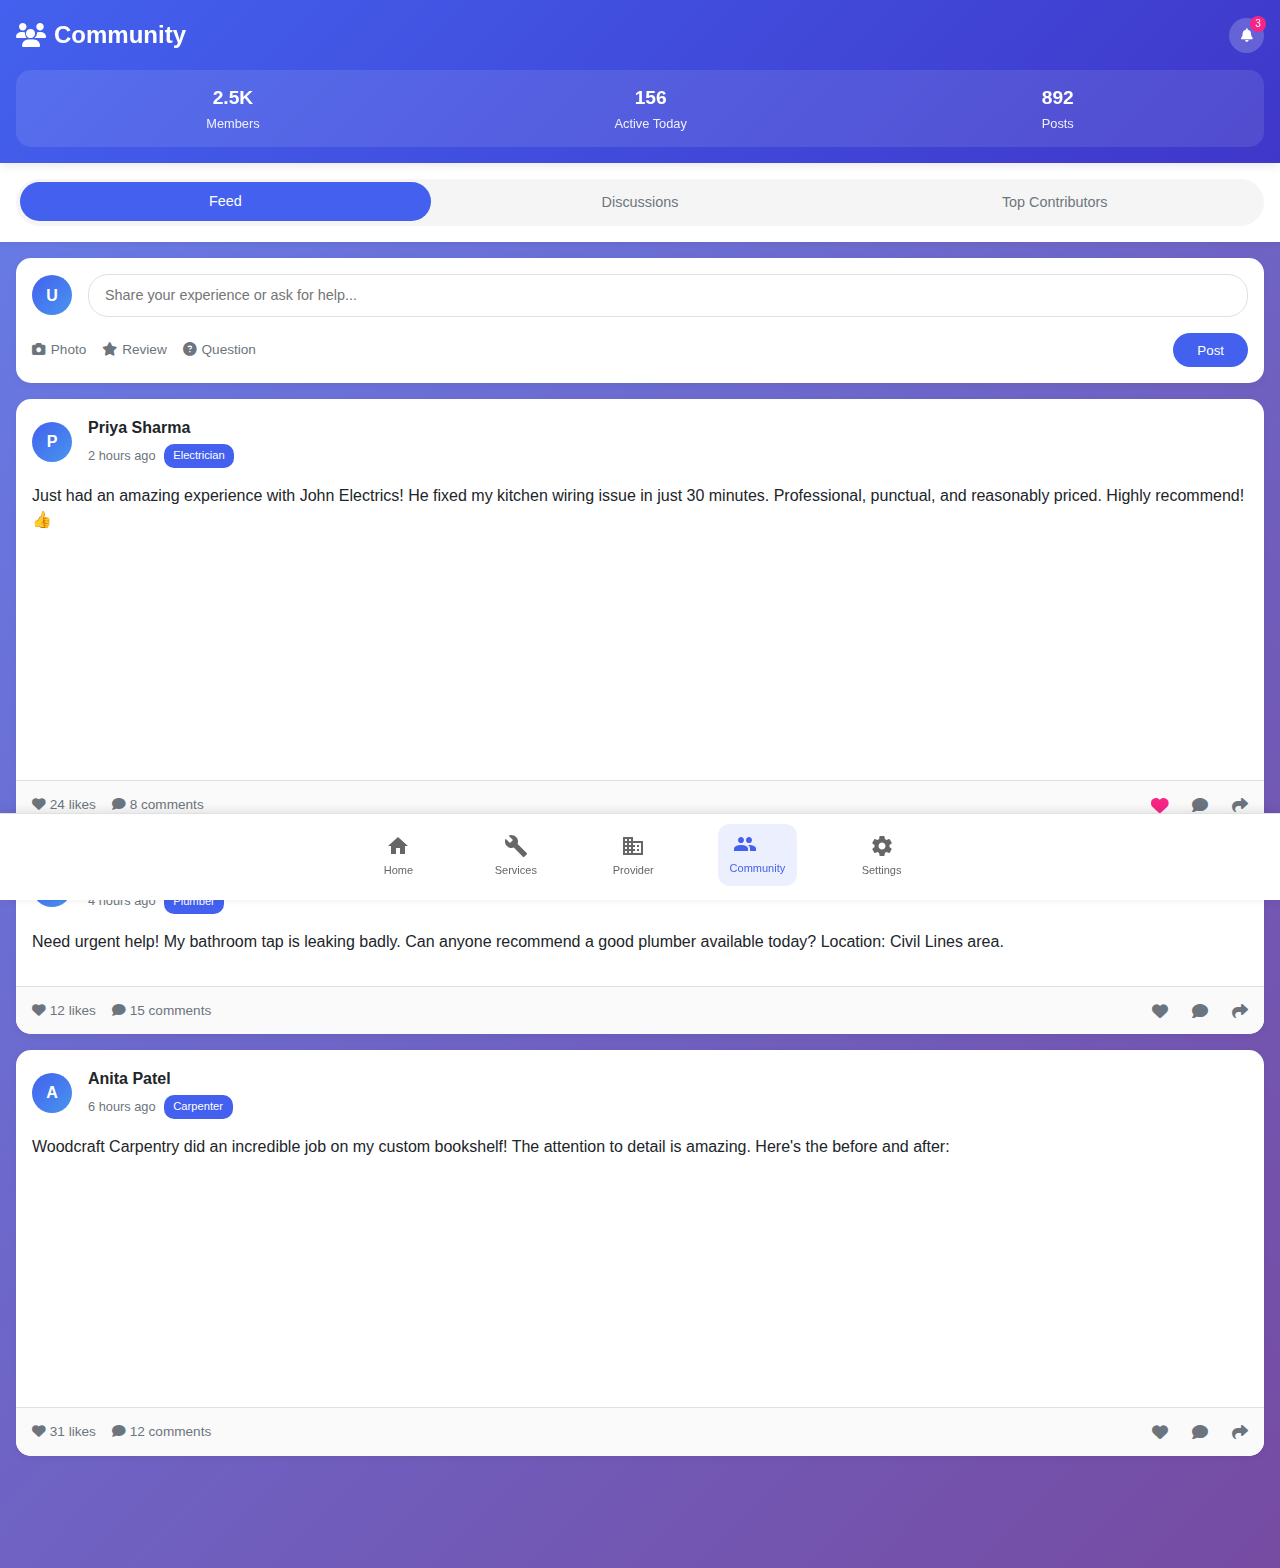
<file: community.html>
<!DOCTYPE html>
<html lang="en">
<head>
  <meta charset="UTF-8">
  <meta name="viewport" content="width=device-width, initial-scale=1.0">
  <title>QuickFix Pro - Community</title>
  <link rel="stylesheet" href="https://cdnjs.cloudflare.com/ajax/libs/font-awesome/6.4.0/css/all.min.css">
  <link href="https://fonts.googleapis.com/icon?family=Material+Icons" rel="stylesheet">

  <style>
    :root {
      --primary: #4361ee;
      --primary-dark: #3a56d4;
      --secondary: #3f37c9;
      --accent: #4895ef;
      --light: #f8f9fa;
      --dark: #212529;
      --success: #4cc9f0;
      --warning: #f72585;
      --danger: #ef233c;
      --gray: #6c757d;
      --light-gray: #f5f5f5;
      --border: #e0e0e0;
    }
    
    * {
      box-sizing: border-box;
      margin: 0;
      padding: 0;
    }
    
    body {
      font-family: 'Segoe UI', Tahoma, Geneva, Verdana, sans-serif;
      line-height: 1.6;
      background: linear-gradient(135deg, #667eea 0%, #764ba2 100%);
      color: var(--dark);
      padding-bottom: 80px;
    }
    
    /* Mobile Header */
    .mobile-header {
      background: linear-gradient(135deg, var(--primary), var(--secondary));
      color: white;
      padding: 1rem;
      position: sticky;
      top: 0;
      z-index: 100;
      box-shadow: 0 2px 10px rgba(0,0,0,0.1);
    }
    
    .header-top {
      display: flex;
      justify-content: space-between;
      align-items: center;
      margin-bottom: 1rem;
    }
    
    .header-title {
      font-size: 1.5rem;
      font-weight: 700;
      display: flex;
      align-items: center;
      gap: 0.5rem;
    }
    
    .notification-btn {
      width: 35px;
      height: 35px;
      border-radius: 50%;
      background: rgba(255,255,255,0.2);
      border: none;
      color: white;
      cursor: pointer;
      display: flex;
      align-items: center;
      justify-content: center;
      position: relative;
    }
    
    .notification-badge {
      position: absolute;
      top: -2px;
      right: -2px;
      background: var(--warning);
      color: white;
      border-radius: 50%;
      width: 16px;
      height: 16px;
      font-size: 10px;
      display: flex;
      align-items: center;
      justify-content: center;
    }
    
    .community-stats {
      display: flex;
      justify-content: space-around;
      background: rgba(255,255,255,0.1);
      border-radius: 15px;
      padding: 0.8rem;
    }
    
    .stat-item {
      text-align: center;
    }
    
    .stat-number {
      font-size: 1.2rem;
      font-weight: bold;
    }
    
    .stat-label {
      font-size: 0.8rem;
      opacity: 0.9;
    }
    
    /* Community Tabs */
    .community-tabs {
      background: white;
      padding: 1rem;
      box-shadow: 0 2px 5px rgba(0,0,0,0.05);
    }
    
    .tab-buttons {
      display: flex;
      background: var(--light-gray);
      border-radius: 25px;
      padding: 4px;
      gap: 4px;
    }
    
    .tab-btn {
      flex: 1;
      padding: 0.7rem 1rem;
      border: none;
      background: transparent;
      border-radius: 20px;
      font-size: 0.9rem;
      font-weight: 500;
      cursor: pointer;
      transition: all 0.3s ease;
      color: var(--gray);
    }
    
    .tab-btn.active {
      background: var(--primary);
      color: white;
      transform: translateY(-1px);
    }
    
    /* Feed Section */
    .feed-section {
      padding: 1rem;
    }
    
    .create-post {
      background: white;
      border-radius: 15px;
      padding: 1rem;
      margin-bottom: 1rem;
      box-shadow: 0 2px 8px rgba(0,0,0,0.05);
    }
    
    .post-input-row {
      display: flex;
      align-items: center;
      gap: 1rem;
      margin-bottom: 1rem;
    }
    
    .user-avatar {
      width: 40px;
      height: 40px;
      border-radius: 50%;
      background: linear-gradient(135deg, var(--primary), var(--accent));
      display: flex;
      align-items: center;
      justify-content: center;
      color: white;
      font-weight: bold;
    }
    
    .post-input {
      flex: 1;
      padding: 0.8rem 1rem;
      border: 1px solid var(--border);
      border-radius: 20px;
      outline: none;
      font-size: 0.9rem;
    }
    
    .post-actions {
      display: flex;
      justify-content: space-between;
      align-items: center;
    }
    
    .post-options {
      display: flex;
      gap: 1rem;
    }
    
    .post-option {
      display: flex;
      align-items: center;
      gap: 0.3rem;
      color: var(--gray);
      font-size: 0.85rem;
      cursor: pointer;
      transition: color 0.3s ease;
    }
    
    .post-option:hover {
      color: var(--primary);
    }
    
    .post-btn {
      background: var(--primary);
      color: white;
      border: none;
      padding: 0.6rem 1.5rem;
      border-radius: 20px;
      font-weight: 500;
      cursor: pointer;
      transition: all 0.3s ease;
    }
    
    .post-btn:hover {
      background: var(--primary-dark);
      transform: translateY(-1px);
    }
    
    /* Post Cards */
    .post-card {
      background: white;
      border-radius: 15px;
      margin-bottom: 1rem;
      box-shadow: 0 2px 8px rgba(0,0,0,0.05);
      overflow: hidden;
      transition: transform 0.3s ease;
    }
    
    .post-card:hover {
      transform: translateY(-2px);
    }
    
    .post-header {
      padding: 1rem;
      display: flex;
      align-items: center;
      gap: 1rem;
    }
    
    .post-user-info {
      flex: 1;
    }
    
    .post-username {
      font-weight: 600;
      color: var(--dark);
      margin-bottom: 0.2rem;
    }
    
    .post-meta {
      font-size: 0.8rem;
      color: var(--gray);
      display: flex;
      align-items: center;
      gap: 0.5rem;
    }
    
    .service-tag {
      background: var(--primary);
      color: white;
      padding: 0.2rem 0.6rem;
      border-radius: 10px;
      font-size: 0.7rem;
      font-weight: 500;
    }
    
    .post-content {
      padding: 0 1rem 1rem;
    }
    
    .post-text {
      margin-bottom: 1rem;
      line-height: 1.5;
    }
    
    .post-image {
      width: 100%;
      height: 200px;
      background-size: cover;
      background-position: center;
      border-radius: 10px;
      margin-bottom: 1rem;
    }
    
    .post-engagement {
      display: flex;
      justify-content: space-between;
      align-items: center;
      padding: 0.8rem 1rem;
      border-top: 1px solid var(--border);
      background: #fafafa;
    }
    
    .engagement-stats {
      display: flex;
      gap: 1rem;
      font-size: 0.85rem;
      color: var(--gray);
    }
    
    .engagement-actions {
      display: flex;
      gap: 1.5rem;
    }
    
    .action-btn {
      background: none;
      border: none;
      color: var(--gray);
      cursor: pointer;
      font-size: 1rem;
      transition: all 0.3s ease;
      display: flex;
      align-items: center;
      gap: 0.3rem;
    }
    
    .action-btn:hover,
    .action-btn.liked {
      color: var(--primary);
      transform: scale(1.1);
    }
    
    .action-btn.liked .fa-heart {
      color: var(--warning);
    }
    
    /* Categories Section */
    .categories-grid {
      display: grid;
      grid-template-columns: repeat(2, 1fr);
      gap: 1rem;
      padding: 1rem;
    }
    
    .category-card {
      background: white;
      border-radius: 15px;
      padding: 1.5rem;
      text-align: center;
      box-shadow: 0 2px 8px rgba(0,0,0,0.05);
      cursor: pointer;
      transition: all 0.3s ease;
    }
    
    .category-card:hover {
      transform: translateY(-3px);
      box-shadow: 0 5px 15px rgba(0,0,0,0.1);
    }
    
    .category-icon {
      font-size: 2.5rem;
      margin-bottom: 0.8rem;
      color: var(--primary);
    }
    
    .category-title {
      font-weight: 600;
      margin-bottom: 0.3rem;
    }
    
    .category-count {
      font-size: 0.85rem;
      color: var(--gray);
    }
    
    /* Leaderboard */
    .leaderboard-section {
      padding: 1rem;
    }
    
    .leaderboard-card {
      background: white;
      border-radius: 15px;
      overflow: hidden;
      box-shadow: 0 2px 8px rgba(0,0,0,0.05);
    }
    
    .leaderboard-header {
      background: linear-gradient(135deg, var(--primary), var(--accent));
      color: white;
      padding: 1rem;
      text-align: center;
    }
    
    .leaderboard-title {
      font-size: 1.2rem;
      font-weight: 600;
      margin-bottom: 0.3rem;
    }
    
    .leaderboard-subtitle {
      font-size: 0.9rem;
      opacity: 0.9;
    }
    
    .leaderboard-list {
      padding: 1rem;
    }
    
    .leaderboard-item {
      display: flex;
      align-items: center;
      padding: 0.8rem 0;
      border-bottom: 1px solid var(--border);
    }
    
    .leaderboard-item:last-child {
      border-bottom: none;
    }
    
    .rank-badge {
      width: 30px;
      height: 30px;
      border-radius: 50%;
      display: flex;
      align-items: center;
      justify-content: center;
      font-weight: bold;
      margin-right: 1rem;
      color: white;
      font-size: 0.85rem;
    }
    
    .rank-1 { background: #ffd700; }
    .rank-2 { background: #c0c0c0; }
    .rank-3 { background: #cd7f32; }
    .rank-other { background: var(--gray); }
    
    .leader-info {
      flex: 1;
    }
    
    .leader-name {
      font-weight: 600;
      margin-bottom: 0.2rem;
    }
    
    .leader-specialty {
      font-size: 0.8rem;
      color: var(--gray);
    }
    
    .leader-points {
      color: var(--primary);
      font-weight: 600;
    }
    
    /* Bottom Navigation */
    .bottom-nav {
      position: fixed;
      bottom: 0;
      left: 0;
      right: 0;
      background: white;
      box-shadow: 0 -2px 10px rgba(0, 0, 0, 0.1);
      z-index: 1000;
      border-top: 1px solid #e0e0e0;
    }
    
    .nav-menu {
      display: flex;
      justify-content: space-around;
      align-items: center;
      padding: 12px 0;
      max-width: 600px;
      margin: 0 auto;
    }
    
    .nav-item {
      display: flex;
      flex-direction: column;
      align-items: center;
      text-decoration: none;
      color: #666;
      padding: 8px 12px;
      border-radius: 12px;
      transition: all 0.3s ease;
      min-width: 65px;
      cursor: pointer;
    }
    
    .nav-item:hover, 
    .nav-item.active {
      color: var(--primary);
      background-color: rgba(67, 97, 238, 0.1);
      transform: translateY(-2px);
    }
    
    .nav-item .material-icons {
      font-size: 24px;
      margin-bottom: 4px;
    }
    
    .nav-label {
      font-size: 11px;
      font-weight: 500;
    }
    
    /* Hide sections initially */
    .tab-content {
      display: none;
    }
    
    .tab-content.active {
      display: block;
    }
    
    /* Responsive adjustments */
    @media (max-width: 360px) {
      .categories-grid {
        grid-template-columns: 1fr;
      }
      
      .tab-btn {
        font-size: 0.8rem;
        padding: 0.6rem 0.8rem;
      }
      
      .nav-item {
        min-width: 50px;
        padding: 6px 8px;
      }
      
      .nav-item .material-icons {
        font-size: 20px;
      }
      
      .nav-label {
        font-size: 10px;
      }
    }

  </style>
</head>
<body>
  <!-- Mobile Header -->
  <header class="mobile-header">
    <div class="header-top">
      <div class="header-title">
        <i class="fas fa-users"></i>
        Community
      </div>
      <button class="notification-btn">
        <i class="fas fa-bell"></i>
        <span class="notification-badge">3</span>
      </button>
    </div>
    <div class="community-stats">
      <div class="stat-item">
        <div class="stat-number">2.5K</div>
        <div class="stat-label">Members</div>
      </div>
      <div class="stat-item">
        <div class="stat-number">156</div>
        <div class="stat-label">Active Today</div>
      </div>
      <div class="stat-item">
        <div class="stat-number">892</div>
        <div class="stat-label">Posts</div>
      </div>
    </div>
  </header>

  <!-- Community Tabs -->
  <section class="community-tabs">
    <div class="tab-buttons">
      <button class="tab-btn active" onclick="switchTab('feed')">Feed</button>
      <button class="tab-btn" onclick="switchTab('discussions')">Discussions</button>
      <button class="tab-btn" onclick="switchTab('leaderboard')">Top Contributors</button>
    </div>
  </section>

  <!-- Feed Tab Content -->
  <div id="feed" class="tab-content active">
    <section class="feed-section">
      <!-- Create Post -->
      <div class="create-post">
        <div class="post-input-row">
          <div class="user-avatar">U</div>
          <input type="text" class="post-input" placeholder="Share your experience or ask for help...">
        </div>
        <div class="post-actions">
          <div class="post-options">
            <div class="post-option">
              <i class="fas fa-camera"></i>
              <span>Photo</span>
            </div>
            <div class="post-option">
              <i class="fas fa-star"></i>
              <span>Review</span>
            </div>
            <div class="post-option">
              <i class="fas fa-question-circle"></i>
              <span>Question</span>
            </div>
          </div>
          <button class="post-btn">Post</button>
        </div>
      </div>

      <!-- Post 1 -->
      <div class="post-card">
        <div class="post-header">
          <div class="user-avatar">P</div>
          <div class="post-user-info">
            <div class="post-username">Priya Sharma</div>
            <div class="post-meta">
              <span>2 hours ago</span>
              <span class="service-tag">Electrician</span>
            </div>
          </div>
        </div>
        <div class="post-content">
          <div class="post-text">
            Just had an amazing experience with John Electrics! He fixed my kitchen wiring issue in just 30 minutes. Professional, punctual, and reasonably priced. Highly recommend! 👍
          </div>
          <div class="post-image" style="background-image: url('https://images.unsplash.com/photo-1621905251189-08b45d6a269e?w=400&h=200&fit=crop');"></div>
        </div>
        <div class="post-engagement">
          <div class="engagement-stats">
            <span><i class="fas fa-heart"></i> 24 likes</span>
            <span><i class="fas fa-comment"></i> 8 comments</span>
          </div>
          <div class="engagement-actions">
            <button class="action-btn liked">
              <i class="fas fa-heart"></i>
            </button>
            <button class="action-btn">
              <i class="fas fa-comment"></i>
            </button>
            <button class="action-btn">
              <i class="fas fa-share"></i>
            </button>
          </div>
        </div>
      </div>

      <!-- Post 2 -->
      <div class="post-card">
        <div class="post-header">
          <div class="user-avatar">R</div>
          <div class="post-user-info">
            <div class="post-username">Rahul Gupta</div>
            <div class="post-meta">
              <span>4 hours ago</span>
              <span class="service-tag">Plumber</span>
            </div>
          </div>
        </div>
        <div class="post-content">
          <div class="post-text">
            Need urgent help! My bathroom tap is leaking badly. Can anyone recommend a good plumber available today? Location: Civil Lines area.
          </div>
        </div>
        <div class="post-engagement">
          <div class="engagement-stats">
            <span><i class="fas fa-heart"></i> 12 likes</span>
            <span><i class="fas fa-comment"></i> 15 comments</span>
          </div>
          <div class="engagement-actions">
            <button class="action-btn">
              <i class="fas fa-heart"></i>
            </button>
            <button class="action-btn">
              <i class="fas fa-comment"></i>
            </button>
            <button class="action-btn">
              <i class="fas fa-share"></i>
            </button>
          </div>
        </div>
      </div>

      <!-- Post 3 -->
      <div class="post-card">
        <div class="post-header">
          <div class="user-avatar">A</div>
          <div class="post-user-info">
            <div class="post-username">Anita Patel</div>
            <div class="post-meta">
              <span>6 hours ago</span>
              <span class="service-tag">Carpenter</span>
            </div>
          </div>
        </div>
        <div class="post-content">
          <div class="post-text">
            Woodcraft Carpentry did an incredible job on my custom bookshelf! The attention to detail is amazing. Here's the before and after:
          </div>
          <div class="post-image" style="background-image: url('https://images.unsplash.com/photo-1586023492125-27b2c045efd7?w=400&h=200&fit=crop');"></div>
        </div>
        <div class="post-engagement">
          <div class="engagement-stats">
            <span><i class="fas fa-heart"></i> 31 likes</span>
            <span><i class="fas fa-comment"></i> 12 comments</span>
          </div>
          <div class="engagement-actions">
            <button class="action-btn">
              <i class="fas fa-heart"></i>
            </button>
            <button class="action-btn">
              <i class="fas fa-comment"></i>
            </button>
            <button class="action-btn">
              <i class="fas fa-share"></i>
            </button>
          </div>
        </div>
      </div>
    </section>
  </div>

  <!-- Discussions Tab Content -->
  <div id="discussions" class="tab-content">
    <section class="categories-grid">
      <div class="category-card">
        <div class="category-icon">
          <i class="fas fa-bolt electrician-color"></i>
        </div>
        <div class="category-title">Electrical Help</div>
        <div class="category-count">124 discussions</div>
      </div>
      
      <div class="category-card">
        <div class="category-icon">
          <i class="fas fa-faucet plumber-color"></i>
        </div>
        <div class="category-title">Plumbing Issues</div>
        <div class="category-count">98 discussions</div>
      </div>
      
      <div class="category-card">
        <div class="category-icon">
          <i class="fas fa-hammer carpenter-color"></i>
        </div>
        <div class="category-title">Carpentry</div>
        <div class="category-count">76 discussions</div>
      </div>
      
      <div class="category-card">
        <div class="category-icon">
          <i class="fas fa-fan ac-repair-color"></i>
        </div>
        <div class="category-title">AC & Cooling</div>
        <div class="category-count">54 discussions</div>
      </div>
      
      <div class="category-card">
        <div class="category-icon">
          <i class="fas fa-book tutor-color"></i>
        </div>
        <div class="category-title">Tutoring</div>
        <div class="category-count">89 discussions</div>
      </div>
      
      <div class="category-card">
        <div class="category-icon">
          <i class="fas fa-spa beautician-color"></i>
        </div>
        <div class="category-title">Beauty Services</div>
        <div class="category-count">67 discussions</div>
      </div>
    </section>
  </div>

  <!-- Leaderboard Tab Content -->
  <div id="leaderboard" class="tab-content">
    <section class="leaderboard-section">
      <div class="leaderboard-card">
        <div class="leaderboard-header">
          <div class="leaderboard-title">Top Contributors</div>
          <div class="leaderboard-subtitle">Most helpful community members this month</div>
        </div>
        <div class="leaderboard-list">
          <div class="leaderboard-item">
            <div class="rank-badge rank-1">1</div>
            <div class="leader-info">
              <div class="leader-name">John Electrics</div>
              <div class="leader-specialty">Electrical Services</div>
            </div>
            <div class="leader-points">1,250 pts</div>
          </div>
          
          <div class="leaderboard-item">
            <div class="rank-badge rank-2">2</div>
            <div class="leader-info">
              <div class="leader-name">Aqua Plumbing</div>
              <div class="leader-specialty">Plumbing Services</div>
            </div>
            <div class="leader-points">980 pts</div>
          </div>
          
          <div class="leaderboard-item">
            <div class="rank-badge rank-3">3</div>
            <div class="leader-info">
              <div class="leader-name">Woodcraft Carpentry</div>
              <div class="leader-specialty">Carpentry</div>
            </div>
            <div class="leader-points">875 pts</div>
          </div>
          
          <div class="leaderboard-item">
            <div class="rank-badge rank-other">4</div>
            <div class="leader-info">
              <div class="leader-name">Cool Tech AC</div>
              <div class="leader-specialty">AC Repair</div>
            </div>
            <div class="leader-points">720 pts</div>
          </div>
          
          <div class="leaderboard-item">
            <div class="rank-badge rank-other">5</div>
            <div class="leader-info">
              <div class="leader-name">Beauty Express</div>
              <div class="leader-specialty">Beauty Services</div>
            </div>
            <div class="leader-points">685 pts</div>
          </div>
        </div>
      </div>
    </section>
  </div>

  <!-- Bottom Navigation -->
  <div class="bottom-nav">
    <nav class="nav-menu">
      <a href="index.html" class="nav-item">
        <span class="material-icons">home</span>
        <span class="nav-label">Home</span>
      </a>
      <a href="service.html" class="nav-item">
        <span class="material-icons">build</span>
        <span class="nav-label">Services</span>
      </a>
      <a href="provider.html" class="nav-item">
        <span class="material-icons">business</span>
        <span class="nav-label">Provider</span>
      </a>
      <a href="community.html" class="nav-item active">
        <span class="material-icons">groups</span>
        <span class="nav-label">Community</span>
      </a>
      <a href="#" class="nav-item">
        <span class="material-icons">settings</span>
        <span class="nav-label">Settings</span>
      </a>
    </nav>
  </div>

  <script>
    // Tab switching functionality
    function switchTab(tabName) {
      // Remove active class from all tabs and buttons
      document.querySelectorAll('.tab-btn').forEach(btn => btn.classList.remove('active'));
      document.querySelectorAll('.tab-content').forEach(content => content.classList.remove('active'));
      
      // Add active class to clicked button
      event.target.classList.add('active');
      
      // Show corresponding content
      document.getElementById(tabName).classList.add('active');
    }

    // Like button functionality
    document.querySelectorAll('.action-btn').forEach(btn => {
      if (btn.querySelector('.fa-heart')) {
        btn.addEventListener('click', function() {
          this.classList.toggle('liked');
          // Add animation effect
          this.style.transform = 'scale(1.2)';
          setTimeout(() => {
            this.style.transform = 'scale(1)';
          }, 200);
        });
      }
    });

    // Category cards click effect
    document.querySelectorAll('.category-card').forEach(card => {
      card.addEventListener('click', function() {
        this.style.transform = 'scale(0.95)';
        setTimeout(() => {
          this.style.transform = 'translateY(-3px)';
        }, 150);
      });
    });

    // Post creation animation
    document.querySelector('.post-btn').addEventListener('click', function() {
      this.innerHTML = '<i class="fas fa-spinner fa-spin"></i> Posting...';
      setTimeout(() => {
        this.innerHTML = 'Post';
        // Add success feedback
        const feedback = document.createElement('div');
        feedback.innerHTML = '<i class="fas fa-check"></i> Posted successfully!';
        feedback.style.cssText = 'position: fixed; top: 20px; right: 20px; background: var(--success); color: white; padding: 0.8rem 1rem; border-radius: 10px; z-index: 1001; animation: slideIn 0.3s ease;';
        document.body.appendChild(feedback);
        setTimeout(() => {
          feedback.remove();
        }, 3000);
      }, 1500);
    });
</file>
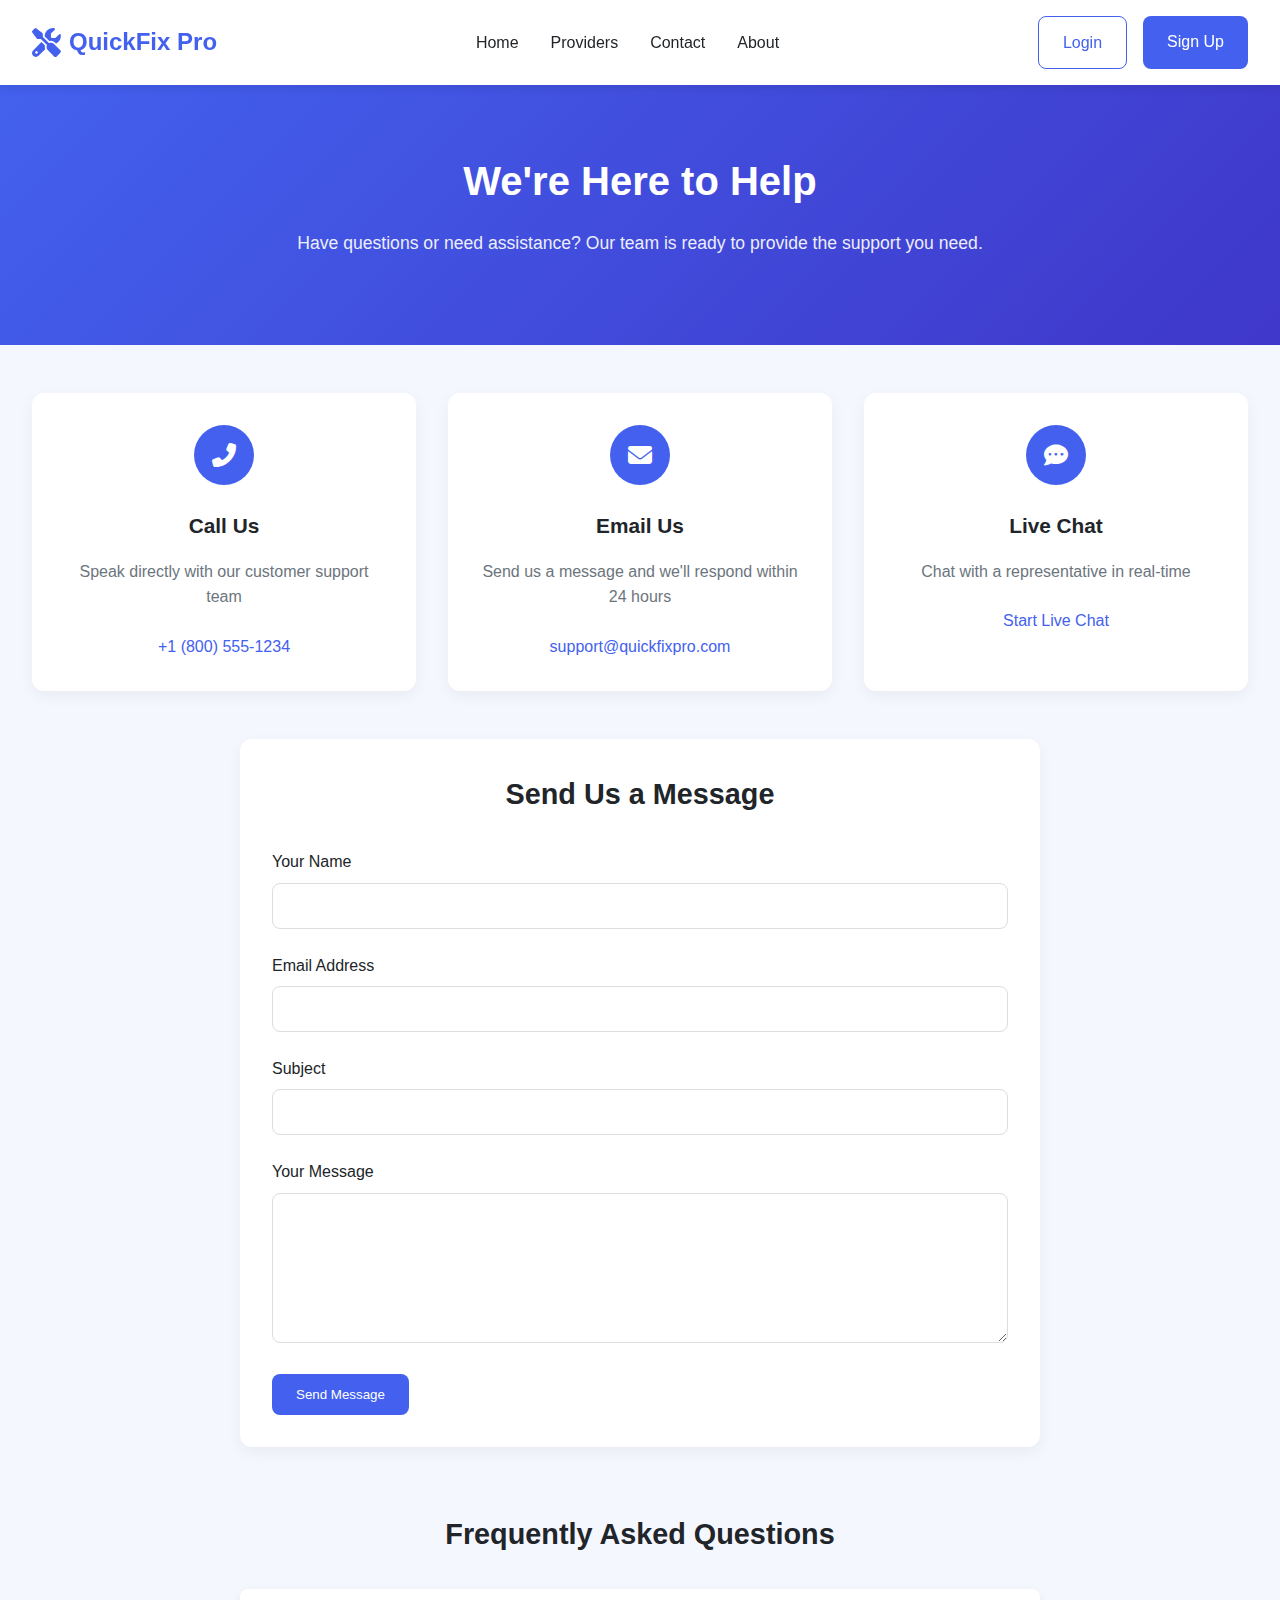
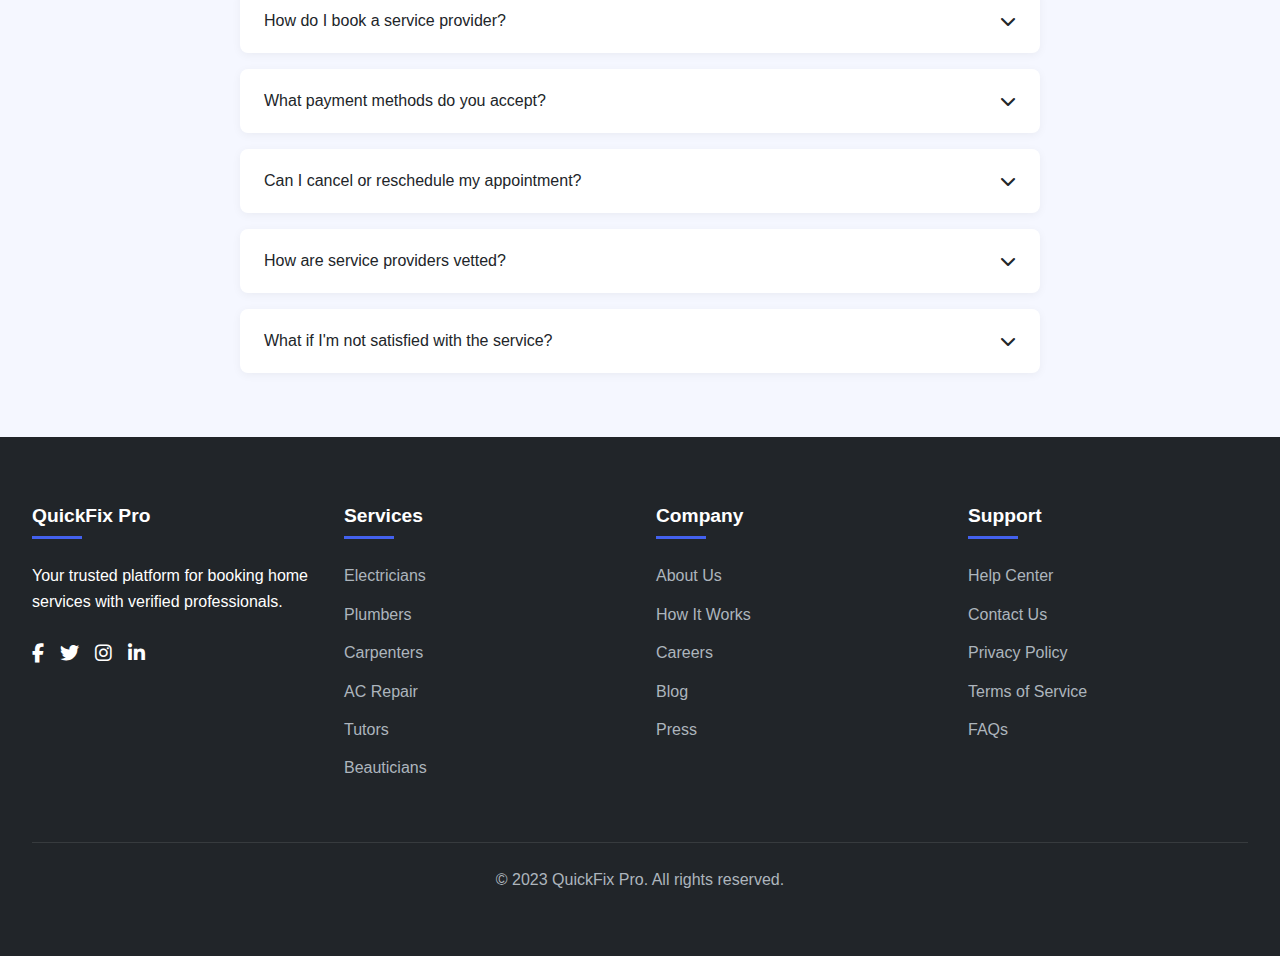
<file: contact.html>
<!DOCTYPE html>
<html lang="en">
<head>
  <meta charset="UTF-8">
  <meta name="viewport" content="width=device-width, initial-scale=1.0">
  <title>QuickFix Pro - Contact Us</title>
  <link rel="stylesheet" href="https://cdnjs.cloudflare.com/ajax/libs/font-awesome/6.4.0/css/all.min.css">
  <style>
    :root {
      --primary: #4361ee;
      --primary-dark: #3a56d4;
      --secondary: #3f37c9;
      --accent: #4895ef;
      --light: #f8f9fa;
      --dark: #212529;
      --success: #4cc9f0;
      --warning: #f72585;
      --danger: #ef233c;
      --electrician: #7209b7;
      --plumber: #4361ee;
      --carpenter: #f8961e;
      --ac-repair: #2ec4b6;
      --tutor: #06d6a0;
      --beautician: #f72585;
      --gray: #6c757d;
    }
    
    * {
      box-sizing: border-box;
      margin: 0;
      padding: 0;
    }
    
    body {
      font-family: 'Segoe UI', Tahoma, Geneva, Verdana, sans-serif;
      line-height: 1.6;
      background-color: #f5f7ff;
      color: var(--dark);
    }
    
    /* Header & Navigation */
    header {
      background: white;
      box-shadow: 0 2px 10px rgba(0, 0, 0, 0.1);
      position: sticky;
      top: 0;
      z-index: 1000;
    }
    
    .navbar {
      display: flex;
      justify-content: space-between;
      align-items: center;
      padding: 1rem 2rem;
      max-width: 1400px;
      margin: 0 auto;
    }
    
    .logo {
      display: flex;
      align-items: center;
      gap: 0.5rem;
      font-size: 1.5rem;
      font-weight: bold;
      color: var(--primary);
      text-decoration: none;
    }
    
    .logo i {
      font-size: 1.8rem;
    }
    
    .nav-links {
      display: flex;
      gap: 2rem;
    }
    
    .nav-links a {
      color: var(--dark);
      text-decoration: none;
      font-weight: 500;
      transition: color 0.3s ease;
    }
    
    .nav-links a:hover {
      color: var(--primary);
    }
    
    .auth-buttons {
      display: flex;
      gap: 1rem;
    }
    
    /* Hero Section */
    .contact-hero {
      background: linear-gradient(135deg, var(--primary), var(--secondary));
      color: white;
      padding: 4rem 2rem;
      text-align: center;
    }
    
    .hero-content {
      max-width: 800px;
      margin: 0 auto;
    }
    
    .hero-content h1 {
      font-size: 2.5rem;
      margin-bottom: 1rem;
    }
    
    .hero-content p {
      font-size: 1.1rem;
      opacity: 0.9;
      margin-bottom: 1.5rem;
    }
    
    /* Contact Content */
    .contact-container {
      max-width: 1400px;
      margin: 3rem auto;
      padding: 0 2rem;
    }
    
    .contact-grid {
      display: grid;
      grid-template-columns: repeat(auto-fit, minmax(300px, 1fr));
      gap: 2rem;
      margin-bottom: 3rem;
    }
    
    .contact-card {
      background: white;
      border-radius: 12px;
      padding: 2rem;
      box-shadow: 0 5px 15px rgba(0, 0, 0, 0.05);
      text-align: center;
      transition: transform 0.3s ease;
    }
    
    .contact-card:hover {
      transform: translateY(-5px);
    }
    
    .contact-icon {
      width: 60px;
      height: 60px;
      background: var(--primary);
      color: white;
      border-radius: 50%;
      display: flex;
      align-items: center;
      justify-content: center;
      margin: 0 auto 1.5rem;
      font-size: 1.5rem;
    }
    
    .contact-card h3 {
      font-size: 1.3rem;
      margin-bottom: 1rem;
    }
    
    .contact-card p {
      color: var(--gray);
      margin-bottom: 1rem;
    }
    
    .contact-link {
      color: var(--primary);
      font-weight: 500;
      text-decoration: none;
      display: inline-block;
      margin-top: 0.5rem;
    }
    
    .contact-link:hover {
      text-decoration: underline;
    }
    
    /* Contact Form */
    .contact-form-section {
      background: white;
      border-radius: 12px;
      padding: 2rem;
      box-shadow: 0 5px 15px rgba(0, 0, 0, 0.05);
      max-width: 800px;
      margin: 0 auto;
    }
    
    .section-title {
      text-align: center;
      margin-bottom: 2rem;
      font-size: 1.8rem;
    }
    
    .form-group {
      margin-bottom: 1.5rem;
    }
    
    .form-group label {
      display: block;
      margin-bottom: 0.5rem;
      font-weight: 500;
    }
    
    .form-control {
      width: 100%;
      padding: 0.8rem 1rem;
      border: 1px solid #ddd;
      border-radius: 8px;
      font-size: 1rem;
    }
    
    .form-control:focus {
      outline: none;
      border-color: var(--accent);
    }
    
    textarea.form-control {
      min-height: 150px;
      resize: vertical;
    }
    
    .btn {
      padding: 0.8rem 1.5rem;
      border-radius: 8px;
      font-weight: 500;
      cursor: pointer;
      transition: all 0.3s ease;
      border: none;
      text-decoration: none;
    }
    
    .btn-primary {
      background: var(--primary);
      color: white;
    }
    
    .btn-primary:hover {
      background: var(--primary-dark);
    }
    
    .btn-outline {
      background: transparent;
      border: 1px solid var(--primary);
      color: var(--primary);
    }
    
    .btn-outline:hover {
      background: rgba(67, 97, 238, 0.1);
    }
    
    /* FAQ Section */
    .faq-section {
      max-width: 800px;
      margin: 4rem auto;
    }
    
    .faq-item {
      background: white;
      border-radius: 8px;
      margin-bottom: 1rem;
      box-shadow: 0 2px 10px rgba(0, 0, 0, 0.05);
      overflow: hidden;
    }
    
    .faq-question {
      padding: 1.2rem 1.5rem;
      display: flex;
      justify-content: space-between;
      align-items: center;
      cursor: pointer;
      font-weight: 500;
    }
    
    .faq-question:hover {
      background: #f9f9f9;
    }
    
    .faq-answer {
      padding: 0 1.5rem;
      max-height: 0;
      overflow: hidden;
      transition: max-height 0.3s ease;
    }
    
    .faq-answer-content {
      padding: 0 0 1.5rem;
      color: var(--gray);
      line-height: 1.6;
    }
    
    .faq-item.active .faq-answer {
      max-height: 300px;
    }
    
    .faq-toggle {
      transition: transform 0.3s ease;
    }
    
    .faq-item.active .faq-toggle {
      transform: rotate(180deg);
    }
    
    /* Footer */
    footer {
      background: var(--dark);
      color: white;
      padding: 4rem 2rem;
    }
    
    .footer-content {
      max-width: 1400px;
      margin: 0 auto;
      display: grid;
      grid-template-columns: repeat(auto-fit, minmax(200px, 1fr));
      gap: 2rem;
    }
    
    .footer-column h3 {
      font-size: 1.2rem;
      margin-bottom: 1.5rem;
      position: relative;
      padding-bottom: 0.5rem;
    }
    
    .footer-column h3::after {
      content: '';
      position: absolute;
      bottom: 0;
      left: 0;
      width: 50px;
      height: 3px;
      background: var(--primary);
    }
    
    .footer-links {
      list-style: none;
    }
    
    .footer-links li {
      margin-bottom: 0.8rem;
    }
    
    .footer-links a {
      color: #adb5bd;
      text-decoration: none;
      transition: color 0.3s ease;
    }
    
    .footer-links a:hover {
      color: white;
    }
    
    .social-links {
      display: flex;
      gap: 1rem;
      margin-top: 1.5rem;
    }
    
    .social-links a {
      color: white;
      font-size: 1.2rem;
    }
    
    .copyright {
      text-align: center;
      margin-top: 3rem;
      padding-top: 1.5rem;
      border-top: 1px solid rgba(255, 255, 255, 0.1);
      color: #adb5bd;
    }
    
    /* Responsive */
    @media (max-width: 768px) {
      .navbar {
        flex-direction: column;
        gap: 1rem;
      }
      
      .nav-links {
        gap: 1rem;
      }
      
      .contact-hero h1 {
        font-size: 2rem;
      }
      
      .contact-grid {
        grid-template-columns: 1fr;
      }
    }
  </style>
</head>
<body>
  <!-- Header -->
  <header>
    <nav class="navbar">
      <a href="index.html" class="logo">
        <i class="fas fa-tools"></i>
        <span>QuickFix Pro</span>
      </a>
      <div class="nav-links">
        <a href="index.html">Home</a>
        <a href="provider.html">Providers</a>
        <a href="contact.html" class="active">Contact</a>
        <a href="#">About</a>
      </div>
      <div class="auth-buttons">
  <a href="login.html" class="btn btn-outline">Login</a>
  <a href="login.html" class="btn btn-primary">Sign Up</a>
</div>
    </nav>
  </header>

  <!-- Hero Section -->
  <section class="contact-hero">
    <div class="hero-content">
      <h1>We're Here to Help</h1>
      <p>Have questions or need assistance? Our team is ready to provide the support you need.</p>
    </div>
  </section>

  <!-- Contact Content -->
  <div class="contact-container">
    <div class="contact-grid">
      <div class="contact-card">
        <div class="contact-icon">
          <i class="fas fa-phone-alt"></i>
        </div>
        <h3>Call Us</h3>
        <p>Speak directly with our customer support team</p>
        <a href="tel:+18005551234" class="contact-link">+1 (800) 555-1234</a>
      </div>
      
      <div class="contact-card">
        <div class="contact-icon">
          <i class="fas fa-envelope"></i>
        </div>
        <h3>Email Us</h3>
        <p>Send us a message and we'll respond within 24 hours</p>
        <a href="mailto:support@quickfixpro.com" class="contact-link">support@quickfixpro.com</a>
      </div>
      
      <div class="contact-card">
        <div class="contact-icon">
          <i class="fas fa-comment-dots"></i>
        </div>
        <h3>Live Chat</h3>
        <p>Chat with a representative in real-time</p>
        <a href="#" class="contact-link">Start Live Chat</a>
      </div>
    </div>
    
    <!-- Contact Form -->
    <div class="contact-form-section">
      <h2 class="section-title">Send Us a Message</h2>
      <form>
        <div class="form-group">
          <label for="name">Your Name</label>
          <input type="text" id="name" class="form-control" required>
        </div>
        
        <div class="form-group">
          <label for="email">Email Address</label>
          <input type="email" id="email" class="form-control" required>
        </div>
        
        <div class="form-group">
          <label for="subject">Subject</label>
          <input type="text" id="subject" class="form-control" required>
        </div>
        
        <div class="form-group">
          <label for="message">Your Message</label>
          <textarea id="message" class="form-control" required></textarea>
        </div>
        
        <button type="submit" class="btn btn-primary btn-block">Send Message</button>
      </form>
    </div>
    
    <!-- FAQ Section -->
    <div class="faq-section">
      <h2 class="section-title">Frequently Asked Questions</h2>
      
      <div class="faq-item">
        <div class="faq-question">
          <span>How do I book a service provider?</span>
          <i class="fas fa-chevron-down faq-toggle"></i>
        </div>
        <div class="faq-answer">
          <div class="faq-answer-content">
            <p>Booking a service provider is easy! Simply browse our list of professionals, select the service you need, choose your preferred date and time, and complete the booking form. You'll receive a confirmation with all the details.</p>
          </div>
        </div>
      </div>
      
      <div class="faq-item">
        <div class="faq-question">
          <span>What payment methods do you accept?</span>
          <i class="fas fa-chevron-down faq-toggle"></i>
        </div>
        <div class="faq-answer">
          <div class="faq-answer-content">
            <p>We accept all major credit cards (Visa, Mastercard, American Express), PayPal, and in some cases, cash payments directly to the service provider. Payment options will be displayed during the booking process.</p>
          </div>
        </div>
      </div>
      
      <div class="faq-item">
        <div class="faq-question">
          <span>Can I cancel or reschedule my appointment?</span>
          <i class="fas fa-chevron-down faq-toggle"></i>
        </div>
        <div class="faq-answer">
          <div class="faq-answer-content">
            <p>Yes, you can cancel or reschedule your appointment up to 24 hours before the scheduled time without any penalty. For cancellations within 24 hours, a small fee may apply depending on the service provider's policy.</p>
          </div>
        </div>
      </div>
      
      <div class="faq-item">
        <div class="faq-question">
          <span>How are service providers vetted?</span>
          <i class="fas fa-chevron-down faq-toggle"></i>
        </div>
        <div class="faq-answer">
          <div class="faq-answer-content">
            <p>All our service providers go through a rigorous vetting process that includes background checks, license verification (where applicable), skills assessment, and customer feedback review. We only work with the most reliable professionals.</p>
          </div>
        </div>
      </div>
      
      <div class="faq-item">
        <div class="faq-question">
          <span>What if I'm not satisfied with the service?</span>
          <i class="fas fa-chevron-down faq-toggle"></i>
        </div>
        <div class="faq-answer">
          <div class="faq-answer-content">
            <p>Customer satisfaction is our top priority. If you're not completely happy with the service provided, please contact us within 48 hours and we'll work to make it right, which may include a partial refund or arranging for the service to be redone.</p>
          </div>
        </div>
      </div>
    </div>
  </div>

  <!-- Footer -->
  <footer>
    <div class="footer-content">
      <div class="footer-column">
        <h3>QuickFix Pro</h3>
        <p>Your trusted platform for booking home services with verified professionals.</p>
        <div class="social-links">
          <a href="#"><i class="fab fa-facebook-f"></i></a>
          <a href="#"><i class="fab fa-twitter"></i></a>
          <a href="#"><i class="fab fa-instagram"></i></a>
          <a href="#"><i class="fab fa-linkedin-in"></i></a>
        </div>
      </div>
      <div class="footer-column">
        <h3>Services</h3>
        <ul class="footer-links">
          <li><a href="#">Electricians</a></li>
          <li><a href="#">Plumbers</a></li>
          <li><a href="#">Carpenters</a></li>
          <li><a href="#">AC Repair</a></li>
          <li><a href="#">Tutors</a></li>
          <li><a href="#">Beauticians</a></li>
        </ul>
      </div>
      <div class="footer-column">
        <h3>Company</h3>
        <ul class="footer-links">
          <li><a href="#">About Us</a></li>
          <li><a href="#">How It Works</a></li>
          <li><a href="#">Careers</a></li>
          <li><a href="#">Blog</a></li>
          <li><a href="#">Press</a></li>
        </ul>
      </div>
      <div class="footer-column">
        <h3>Support</h3>
        <ul class="footer-links">
          <li><a href="#">Help Center</a></li>
          <li><a href="contact.html">Contact Us</a></li>
          <li><a href="#">Privacy Policy</a></li>
          <li><a href="#">Terms of Service</a></li>
          <li><a href="#">FAQs</a></li>
        </ul>
      </div>
    </div>
    <div class="copyright">
      &copy; 2023 QuickFix Pro. All rights reserved.
    </div>
  </footer>

  <script>
    // FAQ toggle functionality
    document.querySelectorAll('.faq-question').forEach(question => {
      question.addEventListener('click', () => {
        const item = question.parentElement;
        item.classList.toggle('active');
      });
    });
    
    // Form submission
    const contactForm = document.querySelector('form');
    if (contactForm) {
      contactForm.addEventListener('submit', function(e) {
        e.preventDefault();
        alert('Thank you for your message! We will get back to you soon.');
        this.reset();
      });
    }
  </script>
</body>
</html>
</file>
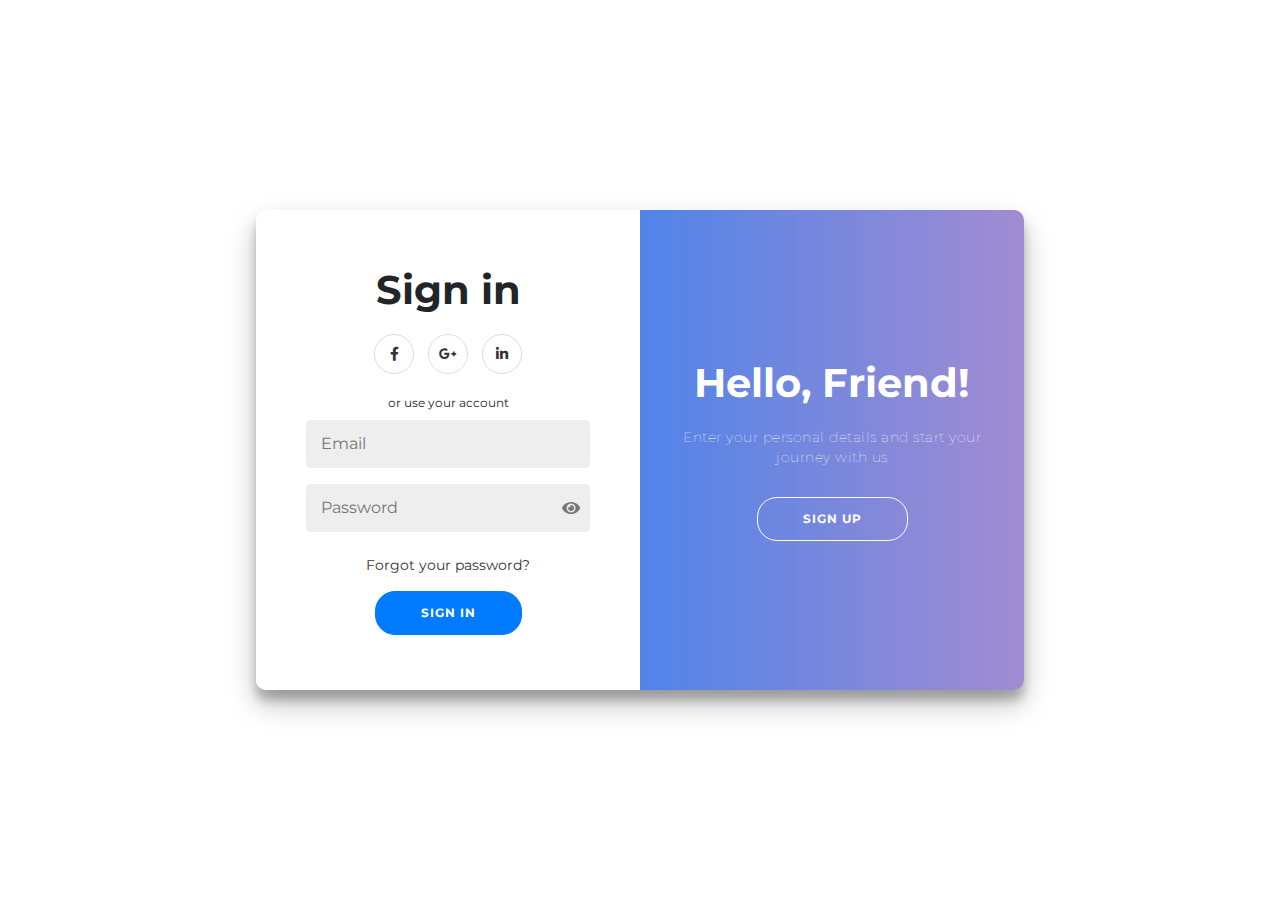
<file: login.html>
<!DOCTYPE html>
<html lang="en">

<head>
    <meta charset="UTF-8">
    <meta name="viewport" content="width=device-width, initial-scale=1.0">
    <title>Login</title>
    <!-- Single Bootstrap CSS link -->
    <link href="https://cdn.jsdelivr.net/npm/bootstrap@5.3.0-alpha1/dist/css/bootstrap.min.css" rel="stylesheet">
    <!-- Font Awesome for icons -->
    <link rel="stylesheet" href="https://cdnjs.cloudflare.com/ajax/libs/font-awesome/5.15.4/css/all.min.css">
    <!-- Custom CSS -->
    <link rel="stylesheet" href="login.css">
    
</head>

<body>
    <div class="container" id="container">
        <!-- Sign Up Form -->
        <div class="form-container sign-up-container">
            <form action="#" id="signupForm">
                <h1>Create Account</h1>
                <div class="social-container">
                    <a href="#" class="social" aria-label="Sign up with Facebook"><i class="fab fa-facebook-f"></i></a>
                    <a href="#" class="social" aria-label="Sign up with Google"><i class="fab fa-google-plus-g"></i></a>
                    <a href="#" class="social" aria-label="Sign up with LinkedIn"><i class="fab fa-linkedin-in"></i></a>
                </div>
                <span>or use your email for registration</span>
                <input type="text" placeholder="Name" required aria-label="Name" />
                <input type="email" placeholder="Email" required aria-label="Email" />
                <div class="password-container">
                    <input type="password" id="signupPassword" placeholder="Password" required aria-label="Password" />
                    <i class="fas fa-eye toggle-password" onclick="togglePassword('signupPassword')"></i>
                </div>
                <button type="submit" id="signupButton">
                    <span class="button-text">Sign Up</span>
                    <span class="spinner-border spinner-border-sm d-none" role="status" aria-hidden="true"></span>
                </button>
            </form>
        </div>

        <!-- Sign In Form -->
        <div class="form-container sign-in-container">
            <form action="#" id="signinForm">
                <h1>Sign in</h1>
                <div class="social-container">
                    <a href="#" class="social" aria-label="Sign in with Facebook"><i class="fab fa-facebook-f"></i></a>
                    <a href="#" class="social" aria-label="Sign in with Google"><i class="fab fa-google-plus-g"></i></a>
                    <a href="#" class="social" aria-label="Sign in with LinkedIn"><i class="fab fa-linkedin-in"></i></a>
                </div>
                <span>or use your account</span>
                <input type="email" placeholder="Email" required aria-label="Email" />
                <div class="password-container">
                    <input type="password" id="signinPassword" placeholder="Password" required aria-label="Password" />
                    <i class="fas fa-eye toggle-password" onclick="togglePassword('signinPassword')"></i>
                </div>
                <a href="#">Forgot your password?</a>
                <button type="submit" id="signinButton">
                    <span class="button-text">Sign In</span>
                    <span class="spinner-border spinner-border-sm d-none" role="status" aria-hidden="true"></span>
                </button>
            </form>
        </div>

        <!-- Overlay Container -->
        <div class="overlay-container">
            <div class="overlay">
                <div class="overlay-panel overlay-left">
                    <h1>Welcome Back!</h1>
                    <p>To keep connected with us, please login with your personal info</p>
                    <button class="ghost" id="signIn">Sign In</button>
                </div>
                <div class="overlay-panel overlay-right">
                    <h1>Hello, Friend!</h1>
                    <p>Enter your personal details and start your journey with us</p>
                    <button class="ghost" id="signUp">Sign Up</button>
                </div>
            </div>
        </div>
    </div>

    <!-- Footer -->
   

    <!-- Scripts -->
    <script>
        const signUpButton = document.getElementById('signUp');
        const signInButton = document.getElementById('signIn');
        const container = document.getElementById('container');

        signUpButton.addEventListener('click', () => {
            container.classList.add("right-panel-active");
        });

        signInButton.addEventListener('click', () => {
            container.classList.remove("right-panel-active");
        });

        // Toggle password visibility
        function togglePassword(inputId) {
            const passwordInput = document.getElementById(inputId);
            const icon = passwordInput.nextElementSibling;
            if (passwordInput.type === "password") {
                passwordInput.type = "text";
                icon.classList.replace("fa-eye", "fa-eye-slash");
            } else {
                passwordInput.type = "password";
                icon.classList.replace("fa-eye-slash", "fa-eye");
            }
        }

        // Show loading spinner on form submission
        document.getElementById('signupForm').addEventListener('submit', function (e) {
            e.preventDefault();
            const button = document.getElementById('signupButton');
            button.querySelector('.button-text').classList.add('d-none');
            button.querySelector('.spinner-border').classList.remove('d-none');
            setTimeout(() => {
                alert('Sign up successful!');
                button.querySelector('.button-text').classList.remove('d-none');
                button.querySelector('.spinner-border').classList.add('d-none');
            }, 2000);
        });

        document.getElementById('signinForm').addEventListener('submit', function (e) {
            e.preventDefault();
            const button = document.getElementById('signinButton');
            button.querySelector('.button-text').classList.add('d-none');
            button.querySelector('.spinner-border').classList.remove('d-none');
            setTimeout(() => {
                alert('Sign in successful!');
                button.querySelector('.button-text').classList.remove('d-none');
                button.querySelector('.spinner-border').classList.add('d-none');
            }, 2000);
        });
    </script>
</body>

</html>
</file>
<file: login.css>
/* Import Google Font */
@import url('https://fonts.googleapis.com/css?family=Montserrat:400,800');

/* Global Reset */
* {
    margin: 0;
    padding: 0;
    box-sizing: border-box;
}

/* Body Styling */
/* Blurred Background */
body {
    margin: 0;
    padding: 0;
    font-family: 'Montserrat', sans-serif;
    min-height: 100vh;
    display: flex;
    justify-content: center;
    align-items: center;
    background-image: url("C:\Users\A\Pictures\wp8606856-super-ultra-wide-wallpapers.jpg"); /* Replace with your image URL */
    background-size: cover;
    background-position: center;
    position: relative;
    overflow: hidden;
}

body::before {
    content: '';
    position: absolute;
    top: 0;
    left: 0;
    width: 100%;
    height: 100%;
    background: inherit;
    filter: blur(10px); /* Adjust blur intensity */
    z-index: -1;
}

/* Container for Form */
.container {
    background-color: rgba(255, 255, 255, 0.9); /* Semi-transparent white background */
    border-radius: 10px;
    box-shadow: 0 14px 28px rgba(0, 0, 0, 0.25), 0 10px 10px rgba(0, 0, 0, 0.22);
    position: relative;
    overflow: hidden;
    width: 768px;
    max-width: 100%;
    min-height: 480px;
    z-index: 1;
}

/* Typography */
h1 {
    font-weight: bold;
    margin: 0;
}

h2 {
    text-align: center;
}

p {
    font-size: 14px;
    font-weight: 100;
    line-height: 20px;
    letter-spacing: 0.5px;
    margin: 20px 0 30px;
}

span {
    font-size: 12px;
}

a {
    color: #333;
    font-size: 14px;
    text-decoration: none;
    margin: 15px 0;
}

/* Buttons */
button {
    border-radius: 20px;
    border: 1px solid #007bff;
    background-color: #007bff;
    color: #fff;
    font-size: 12px;
    font-weight: bold;
    padding: 12px 45px;
    letter-spacing: 1px;
    text-transform: uppercase;
    transition: transform 80ms ease-in, background-color 0.3s ease;
    cursor: pointer;
}

button:active {
    transform: scale(0.95);
}

button:focus {
    outline: none;
}

button.ghost {
    background-color: transparent;
    border-color: #fff;
    color: #fff;
}

button.ghost:hover {
    background-color: #fff;
    color: #007bff;
}

/* Forms */
form {
    background-color: #fff;
    display: flex;
    align-items: center;
    justify-content: center;
    flex-direction: column;
    padding: 0 50px;
    height: 100%;
    text-align: center;
}

input {
    background-color: #eee;
    border: none;
    padding: 12px 15px;
    margin: 8px 0;
    width: 100%;
    border-radius: 5px;
}

/* Password Toggle */
.password-container {
    position: relative;
    width: 100%;
}

.toggle-password {
    position: absolute;
    right: 10px;
    top: 50%;
    transform: translateY(-50%);
    cursor: pointer;
    color: #777;
}

.toggle-password:hover {
    color: #333;
}

/* Container */
.container {
    background-color: #fff;
    border-radius: 10px;
    box-shadow: 0 14px 28px rgba(0, 0, 0, 0.25), 0 10px 10px rgba(0, 0, 0, 0.22);
    position: relative;
    overflow: hidden;
    width: 768px;
    max-width: 100%;
    min-height: 480px;
}

/* Form Containers */
.form-container {
    position: absolute;
    top: 0;
    height: 100%;
    transition: all 0.6s ease-in-out;
}

.sign-in-container {
    left: 0;
    width: 50%;
    z-index: 2;
}

.sign-up-container {
    left: 0;
    width: 50%;
    opacity: 0;
    z-index: 1;
}

.container.right-panel-active .sign-in-container {
    transform: translateX(100%);
}

.container.right-panel-active .sign-up-container {
    transform: translateX(100%);
    opacity: 1;
    z-index: 5;
    animation: show 0.6s;
}

@keyframes show {
    0%, 49.99% {
        opacity: 0;
        z-index: 1;
    }
    50%, 100% {
        opacity: 1;
        z-index: 5;
    }
}

/* Overlay */
.overlay-container {
    position: absolute;
    top: 0;
    left: 50%;
    width: 50%;
    height: 100%;
    overflow: hidden;
    transition: transform 0.6s ease-in-out;
    z-index: 100;
}

.container.right-panel-active .overlay-container {
    transform: translateX(-100%);
}

.overlay {
    background: linear-gradient(to right, #007bff, #a18cd1);
    background-repeat: no-repeat;
    background-size: cover;
    background-position: 0 0;
    color: #fff;
    position: relative;
    left: -100%;
    height: 100%;
    width: 200%;
    transform: translateX(0);
    transition: transform 0.6s ease-in-out;
}

.container.right-panel-active .overlay {
    transform: translateX(50%);
}

.overlay-panel {
    position: absolute;
    display: flex;
    align-items: center;
    justify-content: center;
    flex-direction: column;
    padding: 0 40px;
    text-align: center;
    top: 0;
    height: 100%;
    width: 50%;
    transform: translateX(0);
    transition: transform 0.6s ease-in-out;
}

.overlay-left {
    transform: translateX(-20%);
}

.container.right-panel-active .overlay-left {
    transform: translateX(0);
}

.overlay-right {
    right: 0;
    transform: translateX(0);
}

.container.right-panel-active .overlay-right {
    transform: translateX(20%);
}

/* Social Container */
.social-container {
    margin: 20px 0;
}

.social-container a {
    border: 1px solid #ddd;
    border-radius: 50%;
    display: inline-flex;
    justify-content: center;
    align-items: center;
    margin: 0 5px;
    height: 40px;
    width: 40px;
    color: #333;
    transition: background-color 0.3s ease;
}

.social-container a:hover {
    background-color: #eee;
}

/* Footer */
footer {
    background-color: #222;
    color: #fff;
    font-size: 14px;
    bottom: 0;
    position: fixed;
    left: 0;
    right: 0;
    text-align: center;
    z-index: 999;
}

footer p {
    margin: 10px 0;
}

footer i {
    color: red;
}

footer a {
    color: #3c97bf;
    text-decoration: none;
}
</file>
